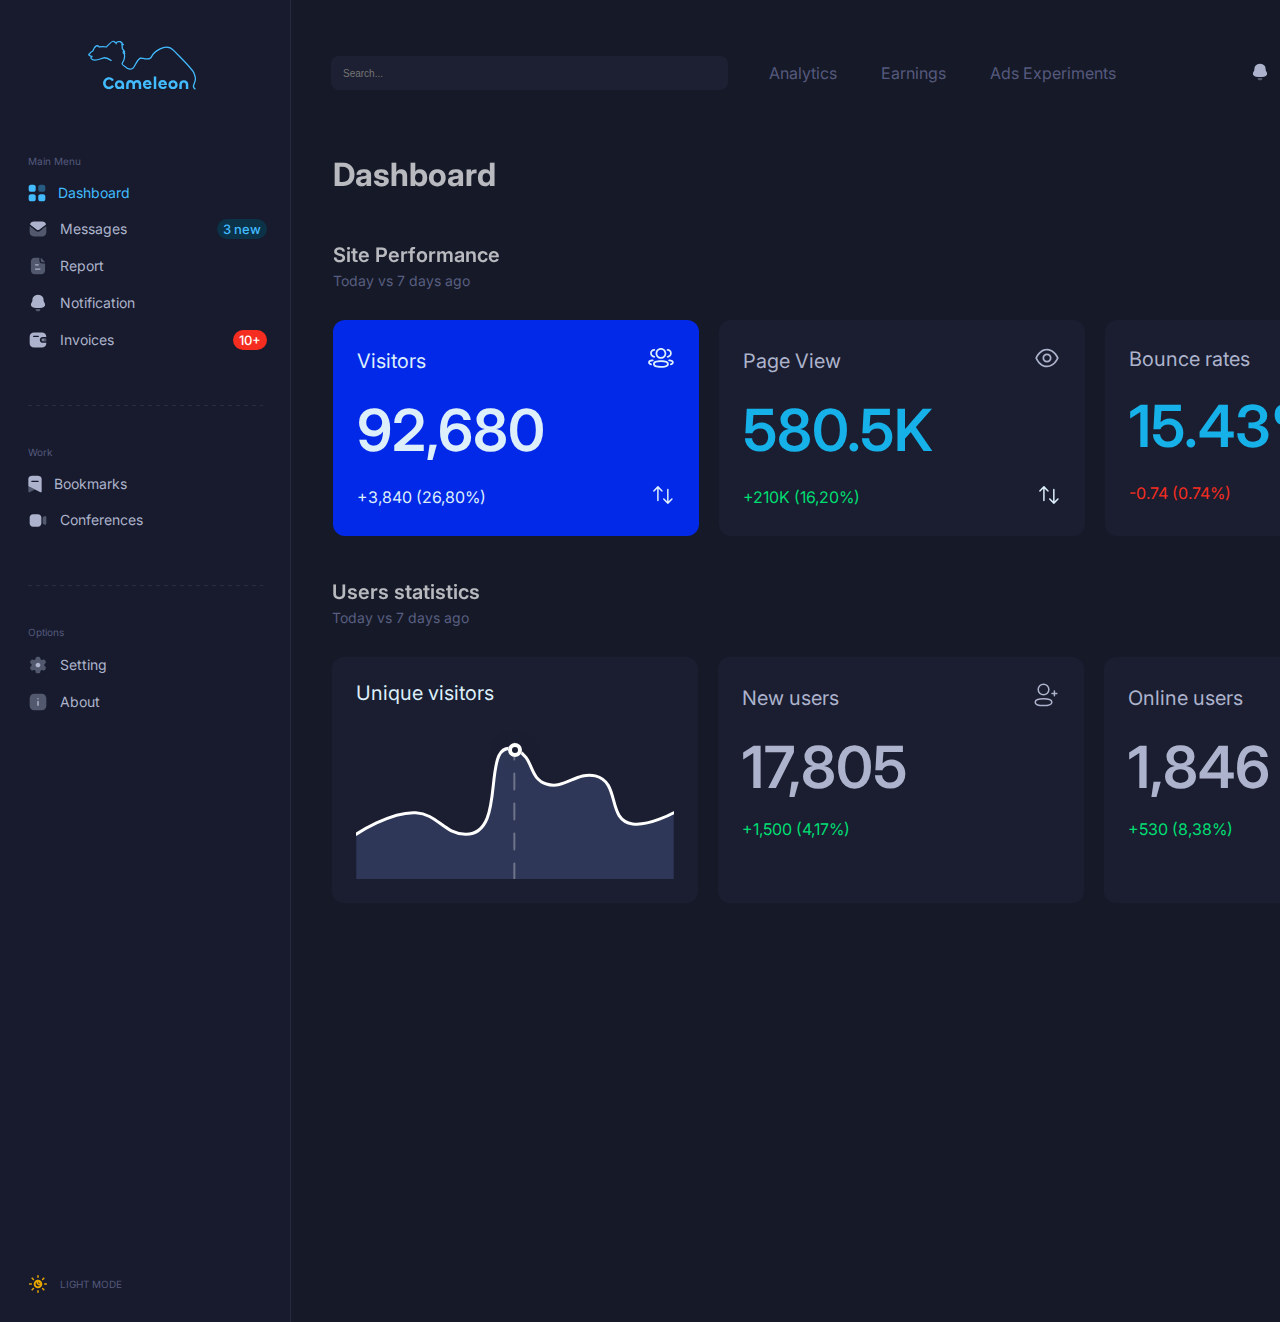
<file: Day 04 Cameleon full page design/index.html>
<!DOCTYPE html>
<html>
    <head>
        <meta charset="utf-8">
        <meta http-equiv="X-UA-Compatible" content="IE=edge">
        <title>Cameleon</title>
        <link rel="shortcut icon" href="assets/sidebar/logo.svg" type="image/x-icon">
        <meta name="description" content="">
        <meta name="viewport" content="width=device-width, initial-scale=1">
        <link rel="preconnect" href="https://fonts.googleapis.com">
        <link rel="preconnect" href="https://fonts.gstatic.com" crossorigin>
        <link href="https://fonts.googleapis.com/css2?family=Inter:wght@100..900&display=swap" rel="stylesheet">
        <link rel="stylesheet" href="style.css">

    </head>
    <body>
        <div class="main-dashboard-container">
            <!-- this div is for sidebar -->
            <div class="sidebar-container">
                <div class="camel-logo">
                    <img src="assets/sidebar/logo.svg" alt="camel-logo" height="55.47px" width="122.72px">
                </div>
                <div class="main-menu">
                    <div class="details-main-menu">
                        <!-- for mAIN menu heading -->
                        <h5 class="text-side-bar">Main Menu</h5>
                        <!-- for line 1 Dashboard -->
                        <div class="detail-main-list1">
                            <p class="Dashboard-text"><img src="assets/sidebar/Category.svg" alt="Category" width: 16.67px; height: 16.67px;>
                                Dashboard
                            </p>
                        </div>

                         <!-- for line 2 Messages -->
                         <div class="detail-main-list2">
                            <p class="common-text"><img src="assets/sidebar/Message.svg" alt="Messages" width: 16.67px; height: 16.67px;>
                                Messages
                            </p>
                            <p class="highlight-blue">3 new</p>
                        </div> 
                        
                        <!-- for line 3 report -->
                        <div class="detail-main-list1">
                            <p class="common-text"><img src="assets/sidebar/Paper.svg" alt="Report" width: 16.67px; height: 16.67px;>
                                Report
                            </p>
                        </div> 
                        
                        <!-- for line 4 notification -->
                        <div class="detail-main-list1">
                            <p class="common-text"><img src="assets/sidebar/Notification.svg" alt="Notification" width: 16.67px; height: 16.67px;>
                                Notification
                            </p>
                        </div>

                         <!-- for line 5 Invoices-->
                         <div class="detail-main-list1">
                            <p class="common-text"><img src="assets/sidebar/Wallet.svg" alt="Invoices" width: 16.67px; height: 16.67px;>
                                Invoices
                            </p>
                            <p class="highlight-red ">10+</p>
                        </div>
                    </div>
                </div>
                <!-- for dash line -->
                <div class="dash-line"><img src="assets/sidebar/Line 1.svg" alt="line"></div>
                
                <!-- for work detail area -->
                 <div class="work-details">
                    <div class="work-details-lists">
                        <h5 class="text-side-bar">Work</h5>

                        <!-- for line 1 Bookmarks -->
                        <div class="detail-main-list1">
                            <p class="common-text"><img src="assets/sidebar/Bookmark.svg" alt="Bookmark" width: 16.67px; height: 16.67px;>
                                Bookmarks
                            </p>
                        </div> 

                        <!-- for line 2 Conferences -->
                        <div class="detail-main-list1">
                            <p class="common-text"><img src="assets/sidebar/Video.svg" alt="Conferences" width: 16.67px; height: 16.67px;>
                                Conferences
                            </p>
                        </div> 
                    </div>
                 </div>

                 <!-- for dash line -->
                <div class="dash-line"><img src="assets/sidebar/Line 1.svg" alt="line"></div>

                <!-- for option detail area -->
                <div class="option-details">
                    <div class="option-details-lists">
                        <h5 class="text-side-bar">Options</h5>

                        <!-- for line 1 Setting -->
                        <div class="detail-main-list1">
                            <p class="common-text"><img src="assets/sidebar/Setting.svg" alt="Setting" width: 16.67px; height: 16.67px;>
                                Setting
                            </p>
                        </div> 

                        <!-- for line 2 About -->
                        <div class="detail-main-list1">
                            <p class="common-text"><img src="assets/sidebar/Info Square.svg" alt="About" width: 16.67px; height: 16.67px;>
                                About
                            </p>
                        </div> 
                    </div>
                 </div>
                 <!-- last line moon logo -->
                  <div class="moon-logo">
                    <img src="assets/sidebar/lucide_sun-moon.svg" alt="SunMoon">
                    LIGHT MODE
                  </div>
            </div>

            <!-- for navbar  -->
            <div class="top-navbar">
                <input type="text" name="search" id="search" placeholder="Search..." >
                    <div class="nav-options">
                        <span>Analytics</span>
                        <span class="earnings">Earnings</span>
                        <span>Ads Experiments</span>
                    </div>
                    <!-- for notification logo in nav -->
                     <div class="notif-logo">
                        <img src="assets/navbar/notif.svg" alt="notif" width: 16.67px; height: 16.67px;>
                     </div>
                     <!-- for last human face logo -->
                      <div class="human-face-logo">
                        <img src="assets/navbar/People.svg" alt="human-face-logo" height="41px" width="41px">
                       
                        <!-- <img src="assets/navbar/Ellipse 3.svg" alt="dot" height="8px" width="8px"> -->
                      </div>

                      <!-- for last welcome user info -->
                       <div class="wel-user-name">
                        <span class="welcome-line">WELCOME</span>
                       
                        <span class="user-detail-nav">Daniel Estasmos <img src="assets/navbar/Arrow - Down 2.svg" alt="arrow-down" width="16px" height="16px"></span>
                       </div>
            </div>

            <!-- for Dashboard -->
            <div class="main-container">
                <h1 class="header">
                    Dashboard
                </h1>
                <!-- site peformance -->
                <div class="site-performance-container">
                    <h2 class="inside-heading">
                        Site Performance
                    </h2> 
                 
                    <!-- this is for inside box -->
                    <div class="inside-box">
                        <div>
                            <!-- date details -->
                            <ul class="date-details">
                                <li>Today vs 7 days ago 
                                <span class="date-logo">
                                    <img src="assets/dashboard/Calendar.svg" class="calendar-icon" height="20" width="20" alt="Calendar">
                                    June 03, 22 to July 02, 22
                                </span>
                                </li>
                            </ul>
        
                            <!-- first-box -->
                            <div class="inside-data-box">
                                <div class="first-box box">
                                    <ul class="first-box-details">
                                        <li class="visitor-first-line">Visitors <span> <img src="assets/dashboard/3 User.svg" alt="3 user logo"></span></li>
                                        <li class="visitor-second-line">92,680</li>
                                        <li class="visitor-third-line">+3,840 (26,80%) <span> <img src="assets/dashboard/Swap green.svg" alt="swap arrow"></span></li>
                                    </ul>
                                </div>
                                
                                <!-- second-box -->
                                <div class="second-box box"> 
                                    <ul class="second-box-details">
                                        <li class="pagev-first-line">Page View <span> <img src="assets/dashboard/Show.svg" alt="eye"></span></li>
                                        <li class="pagev-second-line">580.5K</li>
                                        <li class="pagev-third-line">+210K (16,20%) <span> <img src="assets/dashboard/Swap green.svg" alt="swap arrow"></span></li>
                                    </ul>
                                </div>
        
                                <!-- third-box -->
                                <div class="third-box box">
                                    <ul class="third-box-details">
                                        <li class="bounce-first-line">Bounce rates <span> <img src="assets/dashboard/Chart.svg" alt="chart"></span></li>
                                        <li class="bounce-second-line">15.43%</li>
                                        <li class="bounce-third-line">-0.74 (0.74%) <span> <img src="assets/dashboard/Swap Red.svg" alt="swap arrow"></span></li>
                                    </ul>
                                </div>
                            </div>
                        </div>
                        <div class="view-all">
                            <a href="#">View all<img src="assets/dashboard/Arrow - Right 2.svg" alt="arrow" style="margin-left: 6px;"></span>
                        </div>
                    </div>
                </div>
                </div>
            <!-- for user statistcs details -->
            <div class="main-user-statistics-container">
                <!-- Users statistics -->
                <div class="user-statistics-details">
                    <h2 class="inside-user-heading">
                        Users statistics
                    </h2> 
                 
                    <!-- this is for inside box -->
                    <div class="inside-user">
                        <div>
                            <!-- date details -->
                            <ul class="user-date-details">
                                <li>Today vs 7 days ago 
                                <span class="user-date-logo">
                                    <img src="assets/dashboard/Calendar.svg" class="user-calendar-icon" height="20" width="20" alt="Calendar">
                                    June 03, 22 to July 02, 22
                                </span>
                                </li>
                            </ul>
        
                            <!-- first-box -->
                            <div class="inside-user-box">
                                <div class="first-user box">
                                    <ul class="first-user-details">
                                        <li class="unique-first-line">Unique visitors<span></span></li>
                                        <li class="unique-second-line"><img src="assets/user statistics/Chart 9.svg" alt="swap arrow"></span></li>
                                    </ul>
                                </div>
                                
                                <!-- second-box -->
                                <div class="second-user box"> 
                                    <ul class="second-user-details">
                                        <li class="newv-first-line">New users <span> <img src="assets/user statistics/Add User.svg" alt="eye"></span></li>
                                        <li class="newv-second-line">17,805</li>
                                        <li class="newv-third-line">+1,500 (4,17%)</li>
                                    </ul>
                                </div>
        
                                <!-- third-box -->
                                <div class="third-user box">
                                    <ul class="third-user-details">
                                        <li class="online-first-line">Online users<span> <img src="assets/user statistics/Activity.svg" alt="chart"></span></li>
                                        <li class="online-second-line">1,846</li>
                                        <li class="online-third-line">+530 (8,38%)</li>
                                    </ul>
                                </div>
                            </div>
                        </div>
                        <div class="user-view-all">
                            <a href="#">View all<img src="assets/dashboard/Arrow - Right 2.svg" alt="arrow" style="margin-left: 6px;"></span>
                        </div>
                    </div>
                </div>
                </div>
        </div>
    </body>
</html>
</file>
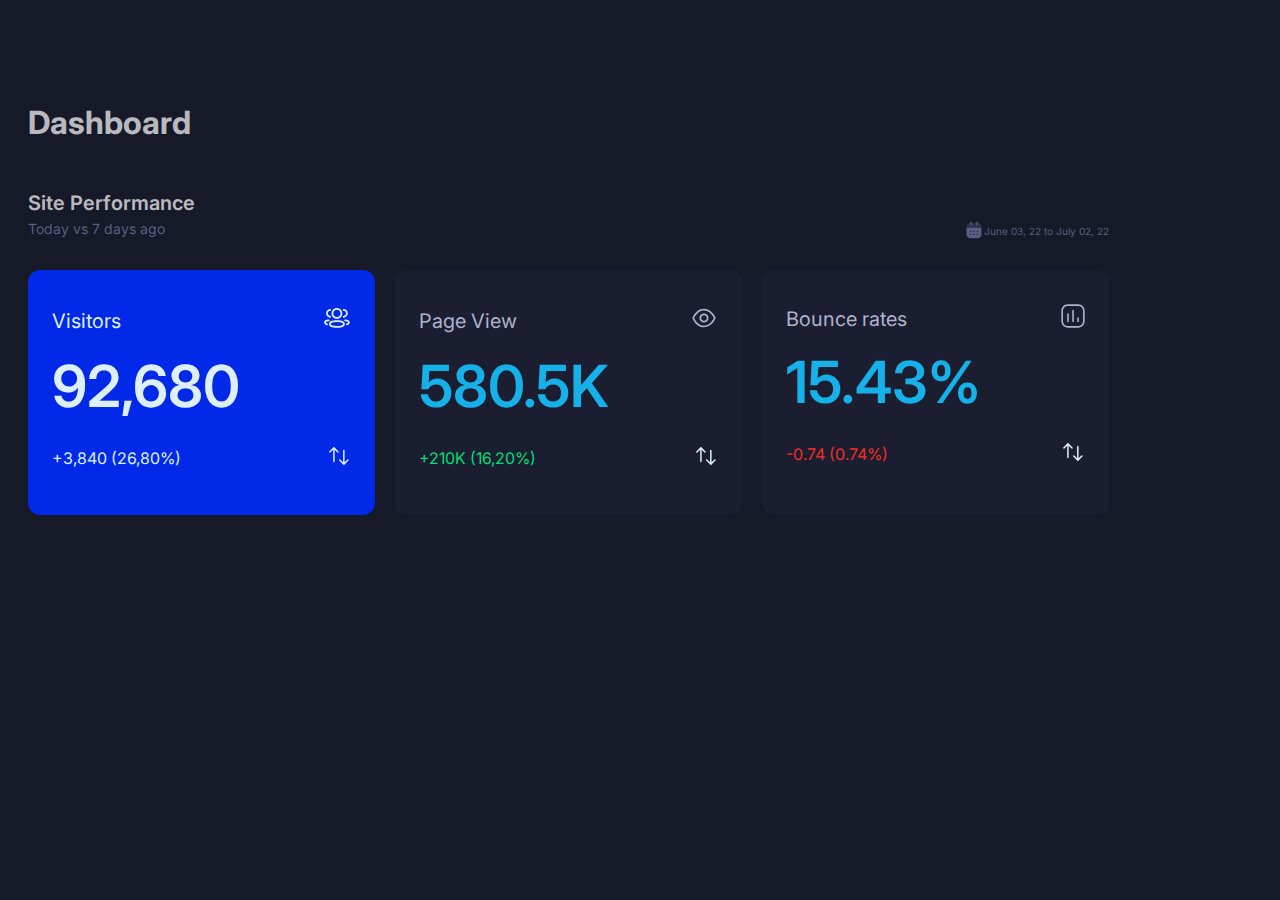
<file: Day 03 Cameleon/assets/index.html>
<!DOCTYPE html>
<html>
    <head>
        <meta charset="utf-8">
        <meta http-equiv="X-UA-Compatible" content="IE=edge">
        <title>Cameleon</title>
        <meta name="description" content="">
        <meta name="viewport" content="width=device-width, initial-scale=1">
        <link rel="preconnect" href="https://fonts.googleapis.com">
        <link rel="preconnect" href="https://fonts.gstatic.com" crossorigin>
        <link href="https://fonts.googleapis.com/css2?family=Inter:wght@100..900&display=swap" rel="stylesheet">
        <link rel="stylesheet" href="style.css">

    </head>
    <body>
     <div class="main-container">
        <h1 class="header">
            Dashboard
        </h1>
        <!-- site peformance -->
        <div class="site-performance-container">
            <h2 class="inside-heading">
                Site Performance
            </h2> 
            <!-- date details -->
            <ul class="date-details">
                <li>Today vs 7 days ago 
                <span class="date-logo">
                    <span>
                        <img src="Calendar.svg" width: 137px;
                        height: 12px;
                        gap: 20px;
                        opacity: 0px;
                        alt="">
                    </span> 
                    June 03, 22 to July 02, 22
                </span>
                </li>
            </ul>
            <!-- this is for inside box -->
            <div class="inside-box">
                <!-- first-box -->
                <div class="first-box">
                    <ul class="first-box-details">
                        <li class="visitor-first-line">Visitors <span> <img src="3 User.svg" alt="3 user logo"></span></li>
                        <li class="visitor-second-line">92,680</li>
                        <li class="visitor-third-line">+3,840 (26,80%) <span> <img src="Swap.svg" alt="swap arrow"></span></li>
                    </ul>
                </div>
                
                 <!-- second-box -->
                 <div class="second-box">
                    <ul class="second-box-details">
                        <li class="pagev-first-line">Page View <span> <img src="Show.svg" alt="eye"></span></li>
                        <li class="pagev-second-line">580.5K</li>
                        <li class="pagev-third-line">+210K (16,20%) <span> <img src="Swap.svg" alt="swap arrow"></span></li>
                    </ul>
                </div>

                 <!-- third-box -->
                 <div class="third-box">
                    <ul class="third-box-details">
                        <li class="bounce-first-line">Bounce rates <span> <img src="Chart.svg" alt="chart"></span></li>
                        <li class="bounce-second-line">15.43%</li>
                        <li class="bounce-third-line">-0.74 (0.74%) <span> <img src="Swap.svg" alt="swap arrow"></span></li>
                    </ul>
                </div>
                <!-- <div class="view-all">
                    <span>View all<img src="Arrow - Right 2.svg" alt="arrow"></span>
                </div> -->
        </div>
        
     </div>
    </body>
</html>
</file>
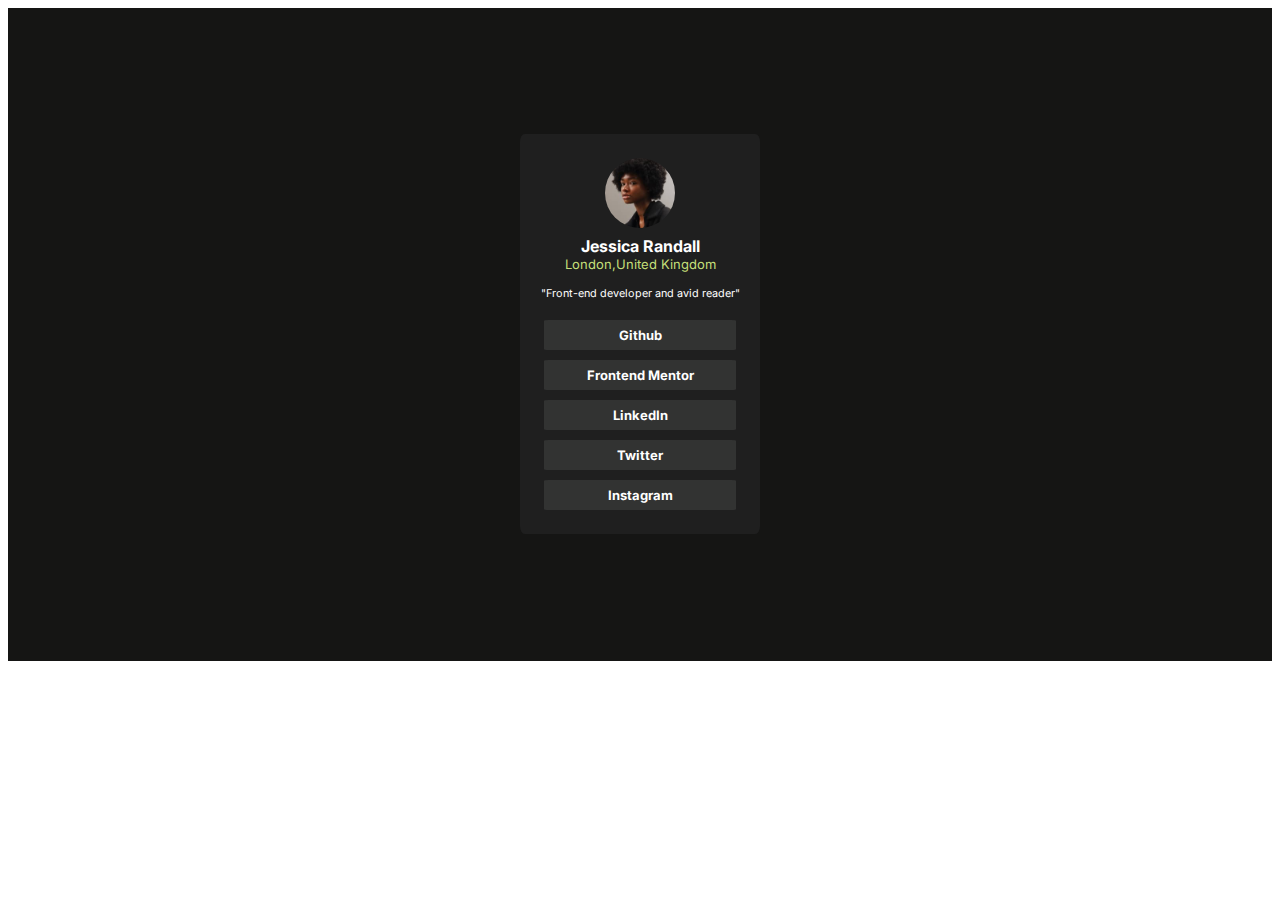
<file: Day 01 task jessica/jessica.html>
<!DOCTYPE html>
<html lang="en">
<head>
    <meta charset="UTF-8">
    <meta name="viewport" content="width=device-width, initial-scale=1.0">
    <title>Jessica Cutie</title>
    <link rel="shortcut icon" href="favicon-32x32.png" type="image/x-icon">
    <link rel="preconnect" href="https://fonts.googleapis.com">
<link rel="preconnect" href="https://fonts.gstatic.com" crossorigin>
<link href="https://fonts.googleapis.com/css2?family=Inter:wght@100..900&display=swap" rel="stylesheet">
    <style>
        
        body{
           font-family: "Inter", sans-seri;
           /* background-color: #151514; */
        }
        /* .Mainbox{
            background-color: black;
        } */
        font
        body {
    background-color: #151514;
}

img {
    border-radius: 50%;
}

.Mainbox {
    background-color: #151514;
    display:flex;
    justify-content: center;
    align-items: center;
}

.Mainbox .card {
    display: flex;
    flex-direction: column;
    justify-content: center;
    align-items: center;
    background-color: #1F1F1F;
    height: 25rem;
    width: 15rem;
    border-radius: 2%;
    font-size: small;
    margin: 10%;

}

.name {
    color: white;
    font-weight: bolder;
    font-size: medium;
    margin-top: 5px;
}

.location {
    color: #C4DF79;
    font-size: small;
    font-weight: 400px;
}

.info {
    font-size: smaller;
    color: white;
    margin-top: 15px;
}

.Mainbox .card .social {
    display: flex;
    flex-direction: column;
    margin-top: 10px;
    width: 80%;
}

.Mainbox .card .social .links {
    display: flex;
    justify-content: center;
    text-align: center;
    background-color: #323332;
    margin-top: 10px;
    color: white;
    border-radius: 2.5%;
    height: 30px;
    
    
}

a {
    display: flex;
    justify-content: center;
    align-items: center;
    font-weight: 700;
}



    </style>
</head>


<body>

    <div class = "Mainbox">
        <div class = card>
            <div class = "icon">
                <img src = avatar-jessica.jpeg height = 70px width="auto" alt="img">
            </div>
            <div class = "name">Jessica Randall</div>
            <div class = "location">London,United Kingdom</div>
            <div class = "info">"Front-end developer and avid reader"</div>
            <div class ="social">
                <a class = "links">Github</a>
                <a class = "links">Frontend Mentor</a>
                <a class = "links">LinkedIn</a>
                <a class = "links">Twitter</a>
                <a class = "links">Instagram</a>
            </div>
        </div>       
    </div>
</file>
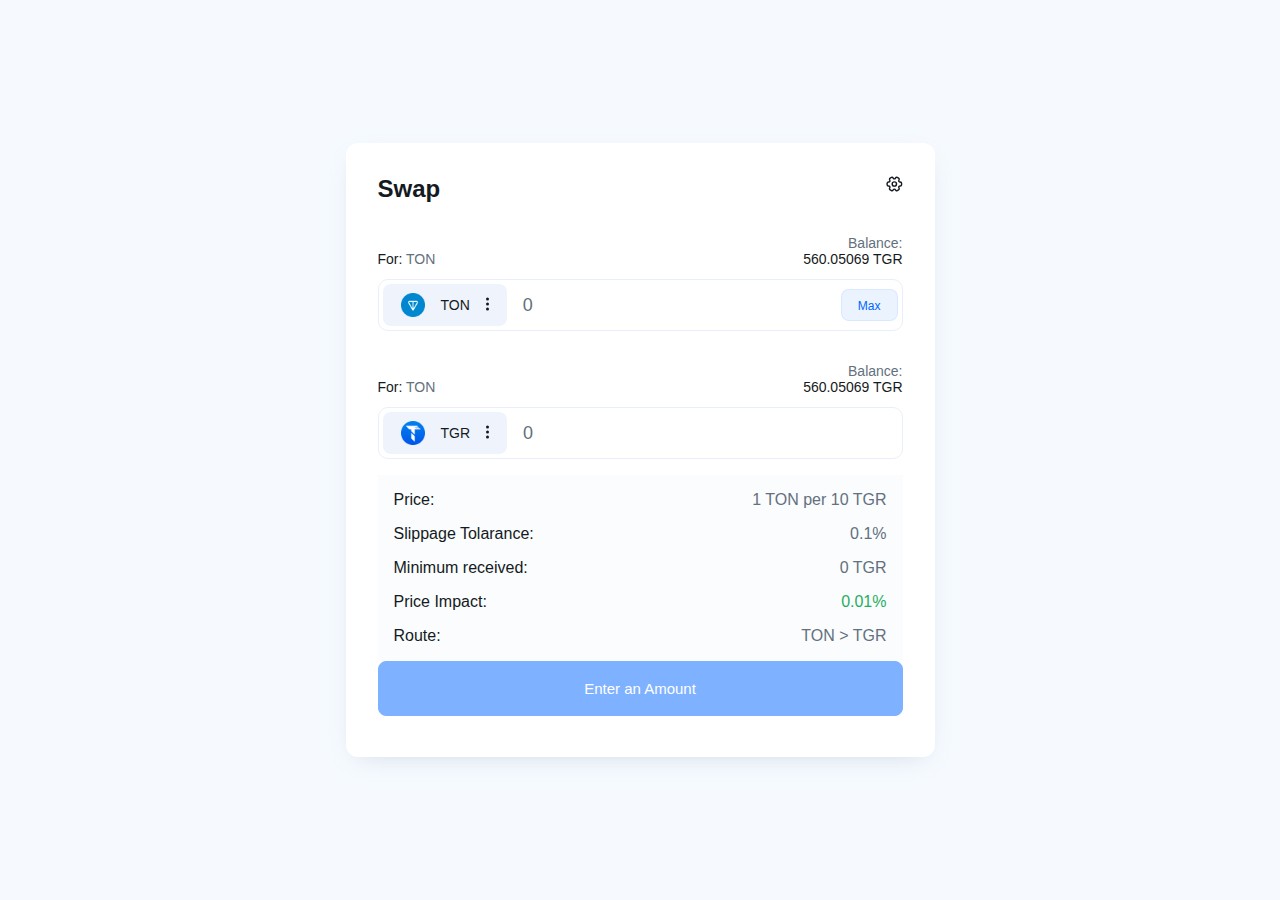
<file: Day 02 swap figma design/swap.html>
<!DOCTYPE html>
<html>
    <head>
        <meta charset="utf-8">
        <meta http-equiv="X-UA-Compatible" content="IE=edge">
        <title>Swap</title>
        <meta name="description" content="">
        <meta name="viewport" content="width=device-width, initial-scale=1">
        <link rel="stylesheet" href="swap_layout.css">
    </head>
    <body>
      <div class="main-body">
        <!-- main container -->
        <div class="main-container">
          <!-- this is header -->
          <div class="header">
            <span>Swap</span>
            <img src="setting-2.svg" height="18" width="18" alt="setting-icon">
          </div>

          <!-- this is balance info of TON -->
          <div class="balance-detail-container">
            <!-- first line -->
            <div class="balance-numeric-details">
              <span>For: <span class="grey-font">TON</span></span>
              <span class="balance-numeric">
                <span class="grey-font">Balance:</span>
                </br>
                <span>560.05069 TGR</span>
              </span>
            </div>
            <!-- second line -->
            <div class="balance-function-container">
               <span class="currency-number-container">
                <span class="currency-name">
                  <img src="assets/ton.svg" height="24" width="24" alt="TON" class="currency-icon">
                  TON
                  <a href="#"><img src="assets/more-options.svg" height="14" width="3" alt="more options" class="more-option"></a>
                </span>

                <span class="zero-font">
                  0
              </span>
             </span>
             <button class="btn">Max</button>
            </div>
          </div>
          <!-- this is for TGR -->
          <div class="balance-detail-container">
            <!-- first line -->
            <div class="balance-numeric-details">
              <span>For: <span class="grey-font">TON</span></span>
              <span class="balance-numeric">
                <span class="grey-font">Balance:</span>
                </br>
                <span>560.05069 TGR</span>
              </span>
            </div>
            <!-- second line -->
            <div class="balance-function-container">
               <span class="currency-number-container">
                <span class="currency-name">
                  <img src="assets/tgr.svg" height="24" width="24" alt="TON" class="currency-icon">
                  TGR
                  <a href="#"><img src="assets/more-options.svg" height="14" width="3" alt="more options" class="more-option"></a>
                </span>

                <span class="zero-font">
                  0
              </span>
             </span>
            </div>
          </div>

          <ul class="details">
            <li>Price: <span class="grey-font">1 TON per 10 TGR</span></li>
            <li>Slippage Tolarance: <span class="grey-font">0.1%</span></li>
            <li>Minimum received: <span class="grey-font">0 TGR</span></li>
            <li>Price Impact: <span class="font-green">0.01%</span></li>
            <li>Route: <span class="grey-font">TON > TGR</span></li>
        </ul>
        <button class="primary-btn">
          Enter an Amount
      </button>
        </div>

      </div>

    </body>
</html>
</file>
<file: Day 04 Cameleon full page design/style.css>
*{
    margin: 0;
    padding: 0;
}

body{
    background-color:rgba(22, 25, 40, 1);
    font-family: 'Inter', sans-serif;

}
.main-dashboard-container{
    display: flex;
    width: 1606px;
    
}

/* for side bar container */
.main-dashboard-container .sidebar-container{
    background: rgba(23, 27, 45, 1);
    border-right: 1.5px solid rgba(225, 228, 242, 0.08);
    width: 290px;
    /* height: 1321px; */
    display: flex;
    flex-wrap: wrap;
    
}
.main-dashboard-container .sidebar-container .camel-logo{
    margin: 40px 81px 55.11px 80px ;
}

/* for main menu */
.main-dashboard-container .sidebar-container .main-menu{
    display: flex;
}
.main-dashboard-container .sidebar-container .text-side-bar{
   
    font-size: 10px;
    font-weight: 400;
    width: 59px;
    height: 12px;
    color: rgba(85, 89, 125, 1);
}
.details-main-menu ul{
    list-style: none;
}
.main-dashboard-container .sidebar-container .details-main-menu{
    /* width: 264px;
    height: 559px; */
    margin-left: 28px;
    margin-right: 26px;
    
}
/* for line 1 .Dashboard */
.main-dashboard-container .sidebar-container .detail-main-list1{
    margin-top: 17px;
    display: flex;
}

.detail-main-list1 .Dashboard-text{
    color: rgba(66, 187, 255, 1);
    font-size: 14px;
    display: flex;
    align-items: center;
    gap: 12px;
}
/* text color for dashboard in sidebar
.main-dashboard-container .sidebar-container .Dashboard-text{
    
} */

.main-dashboard-container .sidebar-container .common-text{
    color: rgb(173, 179, 204, 1);
    font-size: 14px;
    display: flex;
    align-items: center;
    gap: 12px;
}
/* for line 2 messages in sidebar */
.main-dashboard-container .sidebar-container .detail-main-list2{
    margin-top: 17px;
    display: flex;
    justify-content: space-between;
    
}
.main-dashboard-container .sidebar-container .detail-main-list2 .highlight-blue{
    color: rgba(66, 187, 255, 1);
    font-size: 13px;
    font-weight: 500;
    background: rgba(12, 50, 71, 1);
    border-radius: 26px;
    padding: 2px 6px 2px 6px;

}

.main-dashboard-container .sidebar-container .detail-main-list1 .highlight-red{
    background: rgba(245, 45, 32, 1);
    font-size: 13px;
    font-weight: 500;
    color: rgba(255, 255, 255, 1);
    border-radius: 26px;
    padding: 2px 6px 2px 6px;
    margin-left: 119px;

}

/* for dash-line */
.main-dashboard-container .sidebar-container .dash-line{
   margin-top: 40px;
   margin-bottom: 36px;
   margin-left: 28px;

}
/* 
for work detail */
.main-dashboard-container .sidebar-container .work-details{
    display: flex;
    margin-left: 28px;
    margin-right: 26px;
}

/*for option detail */
.main-dashboard-container .sidebar-container .option-details{
    display: flex;
    margin-left: 28px;
    margin-right: 26px;
    width: 100%;
}

/* <!-- last line moon logo --> */
.main-dashboard-container .sidebar-container .moon-logo{
    display: flex;
    height: 20px;
    gap: 12px;
    color: rgba(85, 89, 125, 1);
    font-size: 10px;
    align-items: center;
    margin: 562px 167px 28px 28px ;
}

/* for navbar */
.main-dashboard-container .top-navbar{
    display: flex;
    height: 115px;
    justify-content: center;
    align-items: center;
}
.main-dashboard-container .top-navbar input[type=text]{
    background: rgba(29, 32, 50, 1);
    width: 373px;
    height: 12px;
    border-radius: 8px;
    border-style: none;
    margin-top: 31px;
    margin-left: 40px;
    font-size: 10px;
    font-weight: 400;
    padding: 11px 12px 11px 12px;
}

.main-dashboard-container .top-navbar .nav-options{
    color: rgba(85, 89, 125, 1);
    margin-top: 31px;
    margin-left: 41px;
    text-wrap: nowrap;
}

.main-dashboard-container .top-navbar .nav-options .earnings{
    margin-left: 40px;
    margin-right: 40px;
    
}

/* for notif logo in navbar */
.main-dashboard-container .top-navbar .notif-logo{
    margin-top: 33px;
    margin-left: 134px;
}
/* <!-- for last human face logo --> */
.main-dashboard-container .top-navbar .human-face-logo{
    margin-left: 20px;
    margin-top: 23px;

}

/* <!-- for last welcome user info --> */
.main-dashboard-container .top-navbar .wel-user-name{
    margin-left: 16px;
    margin-top: 23px;
    display: flex;
    flex-direction: column;
    
}

.main-dashboard-container .top-navbar .wel-user-name .welcome-line{
    color: rgba(85, 89, 125, 1);
    font-size: 10px;
    text-align: left;
}

.main-dashboard-container .top-navbar .wel-user-name .user-detail-nav{
    color: rgba(255, 255, 255, 1);
    font-weight: 600;
    font-size: 16px;
    opacity: 62%;
    text-wrap: nowrap;
}

/* for dashboard */     /*...................................................................................................*/
.main-dashboard-container .main-container{
    width: 1316px;
    height: 486px;
    position: relative;
    top: 115px;
    right: 1190px;
}
.main-container .header {
    color:rgba(255, 255, 255, 1);
    opacity: 70%;
    margin-top: 40px;
    margin-left: 28px;
    
}

.main-container .site-performance-container{
    /* width: 1081px; */
    color: rgba(255, 255, 255, 1);
    margin-top: 49px;
    margin-left: 28px;
    margin-right: 41px;
}

.main-container .site-performance-container .inside-heading {
    opacity: 70%;
    font-weight: 600;
    font-size: 20px;
}
/* for date  */
ul.date-details li{
    color: rgba(88, 95, 128, 1);
    /* opacity: 90%; */
    font-weight: 400;
    font-size: 14px;
    list-style: none;
    display: flex;
    justify-content: space-between;
    margin-top: 5px;
}
/* for calendar */
.date-logo{
    font-weight: 400;
    font-size: 10px;
    text-transform: uppercase;
    display: flex;
    justify-content: center;
    align-items: center;  
}
.date-logo .calendar-icon {
    margin-right: 6px;
}

.site-performance-container .inside-box{
    display: flex;
    gap: 24px;
}

.site-performance-container .inside-box .inside-data-box {
    display: flex;
    gap: 20px;
    margin-top: 28px;

}

/* for first box */
.site-performance-container .inside-box .box {
    width: 318px;
    padding: 24px;
    border-radius: 12px;
}

.site-performance-container .inside-box .first-box{
    background: rgba(3, 41, 232, 1);
}

/* for second box */
.site-performance-container .inside-box .second-box{
    background: rgba(26, 30, 48, 1);
}

/* third box */
.site-performance-container .inside-box .third-box{
    background: rgba(26, 30, 48, 1);
}

ul.first-box-details li{
    list-style: none;
    display: flex;
    justify-content: center;
    align-items: center;
    justify-content: space-between;
}

.site-performance-container .inside-box .visitor-first-line{
    color: rgba(221, 239, 250, 1);
    font-weight: 400;
    font-size: 20px;
    line-height: 24.2px;
}

.site-performance-container .inside-box .visitor-second-line{
    color: rgba(221, 239, 250, 1);
    font-weight: 600;
    font-size: 58px;
    line-height: 70.19px;
    padding-top: 18px;
}

.site-performance-container .inside-box .visitor-third-line{
    color: rgba(221, 239, 250, 1);
    font-weight: 400;
    font-size: 16px;
    line-height: 19.36px;
    padding-top: 18px;
}


ul.second-box-details li{
    list-style: none;
    display: flex;
    justify-content: center;
    align-items: center;
    justify-content: space-between;
}

.site-performance-container .inside-box .pagev-first-line{
    color:rgba(173, 179, 204, 1);
    font-weight: 400;
    font-size: 20px;
    line-height: 24.2px;
}

.site-performance-container .inside-box .pagev-second-line{
    color: rgba(23, 177, 234, 1);
    font-weight: 600;
    font-size: 58px;
    line-height: 70.19px;
    padding-top: 18px;
}

.site-performance-container .inside-box .pagev-third-line{   
    color: rgba(0, 222, 115, 1);
    font-weight: 400;
    font-size: 16px;
    line-height: 19.36px;
    padding-top: 18px;
}


ul.third-box-details li{
    list-style: none;
    display: flex;
    justify-content: center;
    align-items: center;
    justify-content: space-between;
}


.site-performance-container .inside-box .bounce-first-line{
    color:rgba(173, 179, 204, 1);
    font-weight: 400;
    font-size: 20px;
    line-height: 24.2px;
}

.site-performance-container .inside-box .bounce-second-line{
    color: rgba(23, 177, 234, 1);
    font-weight: 600;
    font-size: 58px;
    line-height: 70.19px;
    padding-top: 18px;
}

.site-performance-container .inside-box .bounce-third-line{ 
    color: rgba(245, 45, 32, 1);
    font-weight: 400;
    font-size: 16px;
    line-height: 19.36px;
    padding-top: 18px;
    
}

 /* last view all */
.main-container .site-performance-container .view-all{
    display: flex;
    justify-content: center;
    align-items: center;
} 

.main-container .site-performance-container .view-all a {
    text-wrap: nowrap;
    color: #42BBFF;
    text-decoration: none;
    margin-top: 48px;
}

/* for --- user statistics section ................... */

.main-dashboard-container .main-user-statistics-container{
    width: 1316px;
    height: 361px;
    position: relative;
    top: 531px;
    right: 2507px;
}

.main-user-statistics-container.header {
    color:rgba(255, 255, 255, 1);
    opacity: 70%;
    margin-top: 103px;
    margin-left: 28px;
    
}

.main-user-statistics-container .user-statistics-details{
    /* width: 1081px; */
    color: rgba(255, 255, 255, 1);
    margin-top: 49px;
    margin-left: 28px;
    margin-right: 41px;
}

.main-user-statistics-container .user-statistics-details .inside-user-heading {
    opacity: 70%;
    font-weight: 600;
    font-size: 20px;
    color:rgba(255, 255, 255, 1);
}
/* for date  */
ul.user-date-details li{
    color: rgba(88, 95, 128, 1);
    /* opacity: 90%; */
    font-weight: 400;
    font-size: 14px;
    list-style: none;
    display: flex;
    justify-content: space-between;
    margin-top: 5px;
}
/* for calendar */
.user-date-logo{
    font-weight: 400;
    font-size: 10px;
    text-transform: uppercase;
    display: flex;
    justify-content: center;
    align-items: center;  
}
.user-date-logo .user-calendar-icon {
    margin-right: 6px;
}

.user-statistics-details .inside-user{
    display: flex;
    gap: 24px;
}

.user-statistics-details .inside-user .inside-user-box {
    display: flex;
    gap: 20px;
    margin-top: 28px;

}

/* for first box */
.user-statistics-details .inside-user .box {
    width: 318px;
    padding: 24px;
    border-radius: 12px;
}

.user-statistics-details .inside-user .first-user{
    background: rgb(26, 30, 48);
}

/* for second box */
.user-statistics-details .inside-user .second-user{
    background: rgba(26, 30, 48, 1);
}

/* third box */
.user-statistics-details .inside-user .third-user{
    background: rgba(26, 30, 48, 1);
}

ul.first-user-details li{
    list-style: none;
    display: flex;
    justify-content: center;
    align-items: center;
    justify-content: space-between;
}

.user-statistics-details .inside-user .unique-first-line{
    color: rgba(221, 239, 250, 1);
    font-weight: 400;
    font-size: 20px;
    line-height: 24.2px;
}


.user-statistics-details .inside-user .unique-second-line{
    color: rgba(221, 239, 250, 1);
    font-weight: 400;
    font-size: 16px;
    line-height: 19.36px;
    padding-top: 18px;
}


ul.second-user-details li{
    list-style: none;
    display: flex;
    justify-content: center;
    align-items: center;
    justify-content: space-between;
}

.user-statistics-details .inside-user .newv-first-line{
    color:rgba(173, 179, 204, 1);
    font-weight: 400;
    font-size: 20px;
    line-height: 24.2px;
}

.user-statistics-details .inside-user .newv-second-line{
    color: rgba(173, 179, 204, 1);
    font-weight: 600;
    font-size: 58px;
    line-height: 70.19px;
    padding-top: 18px;
}

.user-statistics-details .inside-user .newv-third-line{   
    color: rgba(0, 222, 115, 1);
    font-weight: 400;
    font-size: 16px;
    line-height: 19.36px;
    padding-top: 18px;
}


ul.third-user-details li{
    list-style: none;
    display: flex;
    justify-content: center;
    align-items: center;
    justify-content: space-between;
}


.user-statistics-details .inside-user .online-first-line{
    color:rgba(173, 179, 204, 1);
    font-weight: 400;
    font-size: 20px;
    line-height: 24.2px;
}

.user-statistics-details .inside-user .online-second-line{
    color: rgba(173, 179, 204, 1);
    font-weight: 600;
    font-size: 58px;
    line-height: 70.19px;
    padding-top: 18px;
}

.user-statistics-details .inside-user .online-third-line{ 
    color: rgba(0, 222, 115, 1);
    font-weight: 400;
    font-size: 16px;
    line-height: 19.36px;
    padding-top: 18px;
    
}

 /* last view all */
.main-user-statistics-container .user-statistics-details .user-view-all{
    display: flex;
    justify-content: center;
    align-items: center;
} 

.main-user-statistics-container .user-statistics-details .user-view-all a {
    text-wrap: nowrap;
    color: #42BBFF;
    text-decoration: none;
    margin-top: 48px;
}

a:-webkit-any-link {
    color: none;
    cursor: pointer;
    text-decoration: none;
    
}
</file>
<file: Day 03 Cameleon/assets/style.css>
*{
    margin: 0;
    padding: 0;
}

body{
    background-color:rgba(22, 25, 40, 1);
    font-family: 'Inter', sans-serif;

}

.main-container .header {
    color:rgba(255, 255, 255, 1);
    opacity: 70%;
    margin-top: 103px;
    margin-left: 28px;
    
}

.main-container .site-performance-container{
    width: 1081px;
    height: 271px;
    color: rgba(255, 255, 255, 1);
    margin-top: 49px;
    margin-left: 28px;
    margin-right: 41px;
    
    
}

.main-container .site-performance-container .inside-heading {
    opacity: 70%;
    font-weight: 600;
    font-size: 20px;
    
}
/* for date  */
ul.date-details li{
    color: rgba(88, 95, 128, 1);
    /* opacity: 90%; */
    font-weight: 400;
    font-size: 14px;
    list-style: none;
    display: flex;
    justify-content: space-between;
    margin-top: 5px;


}
/* for calendar */
.date-logo{
    font-weight: 400;
    font-size: 10px;
    display: flex;
    justify-content: center;
    align-items: center;
    
}
.site-performance-container .inside-box{
    margin-top: 28px;
}
/* for first box */
.site-performance-container .inside-box .first-box{
    background: rgba(3, 41, 232, 1);
    width: 318px;
    height: 197px;
    padding: 24px;
    border-radius: 12px;
    opacity: 0px;

}
ul.first-box-details li{
    list-style: none;
    display: flex;
    justify-content: center;
    align-items: center;
    justify-content: space-between;
}

.site-performance-container .inside-box{
    display: flex;
}
.site-performance-container .inside-box .visitor-first-line{
    
    color: rgba(221, 239, 250, 1);
    font-weight: 400;
    font-size: 20px;
    line-height: 24.2px;
    padding-top: 10px

}

.site-performance-container .inside-box .visitor-second-line{
    
    color: rgba(221, 239, 250, 1);
    font-weight: 600;
    font-size: 58px;
    line-height: 70.19px;
    padding-top: 14px;

}

.site-performance-container .inside-box .visitor-third-line{
    
    color: rgba(221, 239, 250, 1);
    font-weight: 400;
    font-size: 16px;
    line-height: 19.36px;
    padding-top: 23px;
    
}

/* for second box */
.site-performance-container .inside-box .second-box{
    background: rgba(26, 30, 48, 1);
    width: 318px;
    height: 197px;
    padding: 24px;
    border-radius: 12px;
    opacity: 0px;
    margin-left: 20px;
    margin-right: 20px;

}
ul.second-box-details li{
    list-style: none;
    display: flex;
    justify-content: center;
    align-items: center;
    justify-content: space-between;
}

.site-performance-container .inside-box{
    display: flex;
}
.site-performance-container .inside-box .pagev-first-line{
    
    color:rgba(173, 179, 204, 1);

    font-weight: 400;
    font-size: 20px;
    line-height: 24.2px;
    padding-top: 10px

}

.site-performance-container .inside-box .pagev-second-line{
    
    color: rgba(23, 177, 234, 1);

    font-weight: 600;
    font-size: 58px;
    line-height: 70.19px;
    padding-top: 14px;

}

.site-performance-container .inside-box .pagev-third-line{
    
    color:  rgba(0, 222, 115, 1);

    font-weight: 400;
    font-size: 16px;
    line-height: 19.36px;
    padding-top: 23px;
    
}

/* third box */


.site-performance-container .inside-box .third-box{
    background: rgba(26, 30, 48, 1);
    width: 318px;
    height: 197px;
    padding: 24px;
    border-radius: 12px;
    opacity: 0px;
    

}
ul.third-box-details li{
    list-style: none;
    display: flex;
    justify-content: center;
    align-items: center;
    justify-content: space-between;
}

.site-performance-container .inside-box{
    display: flex;
}
.site-performance-container .inside-box .bounce-first-line{
    
    color:rgba(173, 179, 204, 1);

    font-weight: 400;
    font-size: 20px;
    line-height: 24.2px;
    padding-top: 10px

}

.site-performance-container .inside-box .bounce-second-line{
    
    color: rgba(23, 177, 234, 1);

    font-weight: 600;
    font-size: 58px;
    line-height: 70.19px;
    padding-top: 14px;

}

.site-performance-container .inside-box .bounce-third-line{
    
    color: rgba(245, 45, 32, 1);


    font-weight: 400;
    font-size: 16px;
    line-height: 19.36px;
    padding-top: 23px;
    
}

/* last view all
.main-container .site-performance-container .view-all{
    
   

    display: flex;
    justify-content: center;
    align-items: center;
    flex-direction: row;

} */
</file>
<file: Day 02 swap figma design/swap_layout.css>
*{
    margin: 0;
    padding: 0;
}

body {
    background-color: #F6FAFF;
    font-family: 'Inter', sans-serif;
}

.grey-font {
    color: #63707D;
}

.zero-font{
    color: rgba(99, 112, 125, 1);
    font-size: 18px;
    font-weight: 500;
    line-height: 16px;
}

.font-green{
    color: rgba(39, 174, 96, 1);
    ;
}

.btn {
    color: #0066FF;
    background-color: rgba(0,102,255,0.08);;
    border : 1px solid rgba(0,102,255,0.08);
    font-size: 12px;
    height: 32px;
    padding: 9px 16px;
    border-radius: 8px;
}

.main-body {
    height: 100vh;
    display: flex;
    justify-content: center;
    align-items: center;
}

.main-container {
    height: 550px;
    width: 525px;
    background-color: white;
    border-radius: 12px;
    padding: 32px;
    color: #141A21;
    box-shadow: 0 8px 24px -12px rgba(180,191,208,68%);
    /* border: 1px solid black; */
}

.main-container .header{
    display: flex;
    justify-content: center;
    justify-content: space-between;
    font-weight: bold;
    font-size: 24px;

}

.main-container .balance-detail-container{
    margin-top: 32px;
}

/* first line of content for balance numerics */
.main-container .balance-detail-container .balance-numeric-details {
    display: flex;
    justify-content: space-between;
    align-items: end;
    font-weight: 500;
    font-size: 14px;
    position: relative;
}

.main-container .balance-detail-container .balance-numeric {
    text-align:right;
}

.main-container .balance-detail-container .balance-function-container{
    margin-top: 12px;
    display: flex;
    border-radius: 10px;
    border: 1px solid #E8EFFB;
    align-items: center;
    justify-content: space-between;
    padding: 4px;
}

.main-container .balance-function-container .currency-name{
    /* padding: top right bottom left */
    padding: 9px 18px;
    display: inline-block;
    background-color: #EFF4FC;
    border-radius: 8px;
    font-size: 14px;
}

.main-container .balance-function-container .currency-number-container {
    display: flex;
    align-items: center;
    gap: 16px;
}

.main-container .balance-function-container .currency-name {
    display: flex;
    align-items: center;
    gap: 16px
}

ul{
    list-style: none;
}

ul.details {
    padding: 16px;
    margin-top: 16px;
    background-color: #FAFCFE;
}

ul.details li{
    display: flex;
    justify-content: center;
    justify-content: space-between;
    margin-top: 16px;
    font-weight: 500;
    border-radius: 8px;
}

ul.details li:first-child {
    margin-top:0;
}

.primary-btn{
    color: white;
    background-color: #0066FF;
    border-radius: 1px;
    width: 100%;
    padding: 18px;
    font-size: 15px;
    font-weight: 500;
    border-radius: 8px;
    opacity: 50%;
    border: 1px solid #0066FF;
}
</file>
